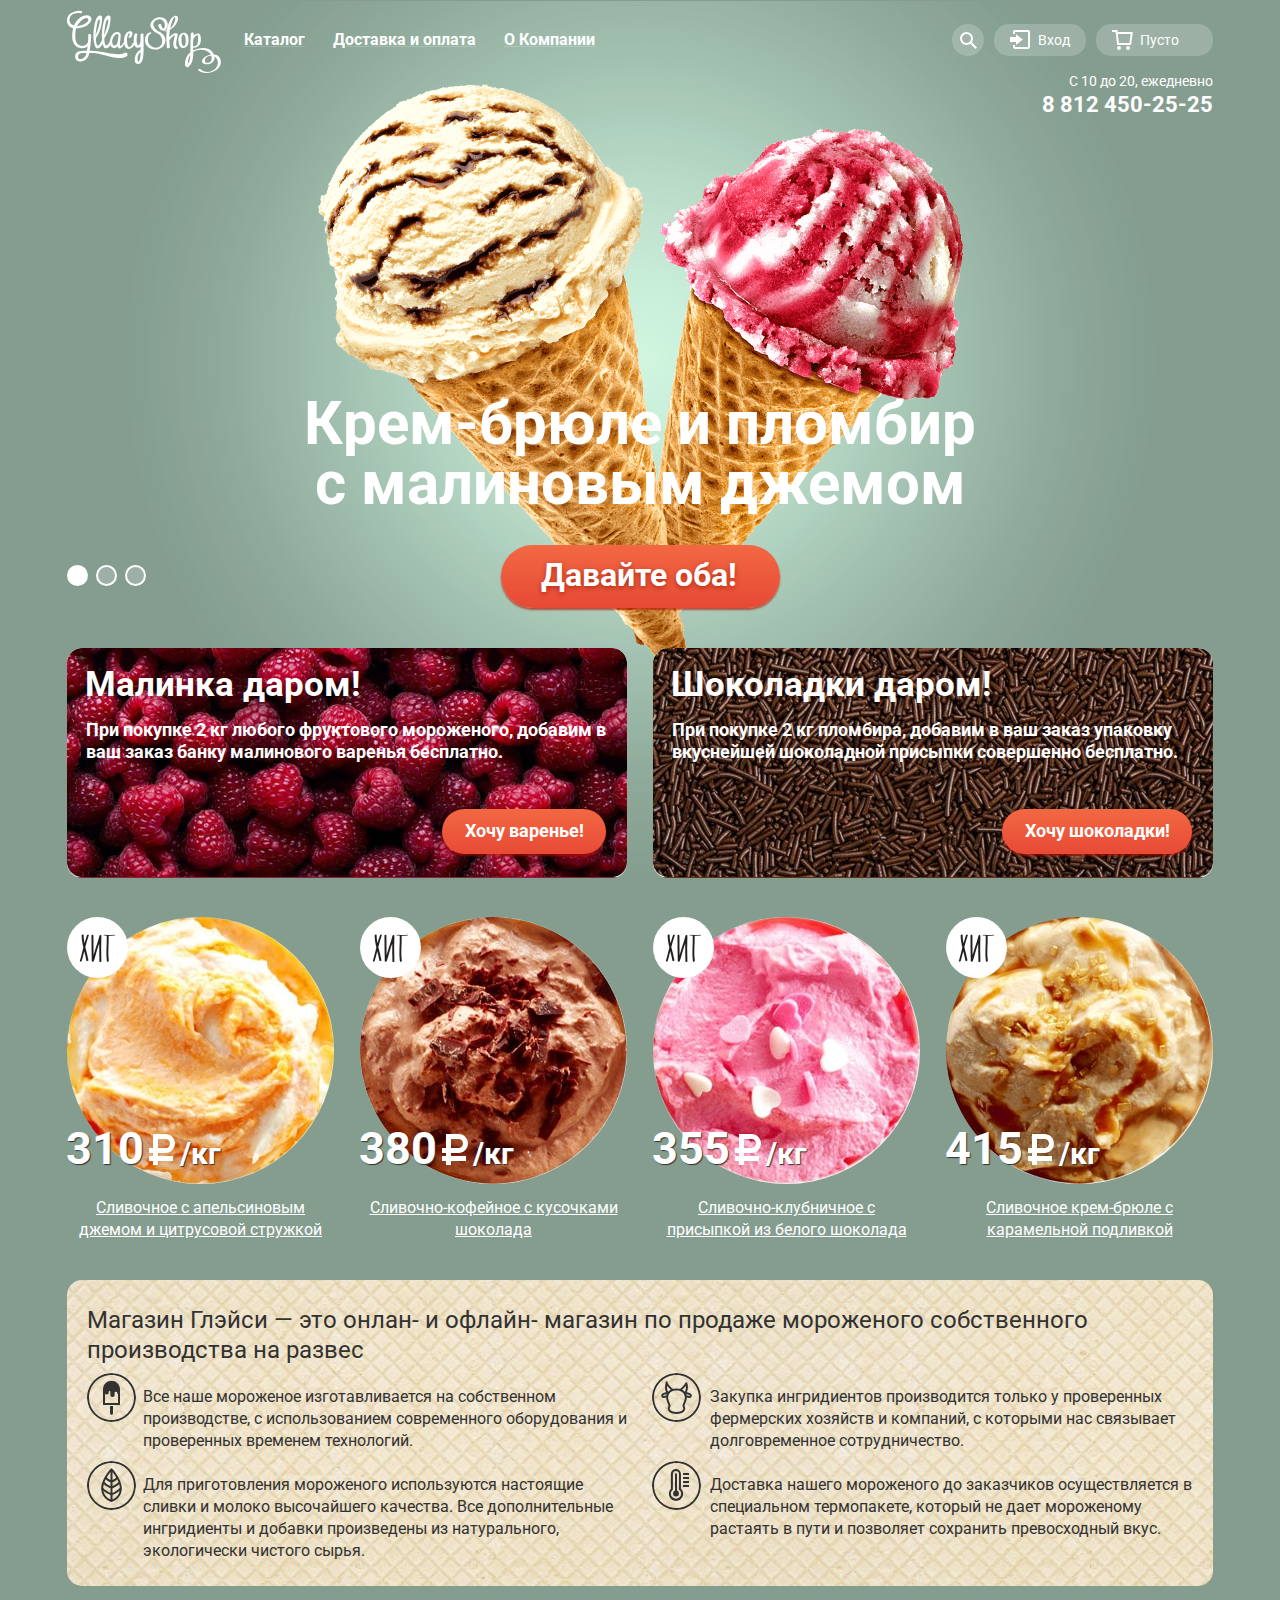
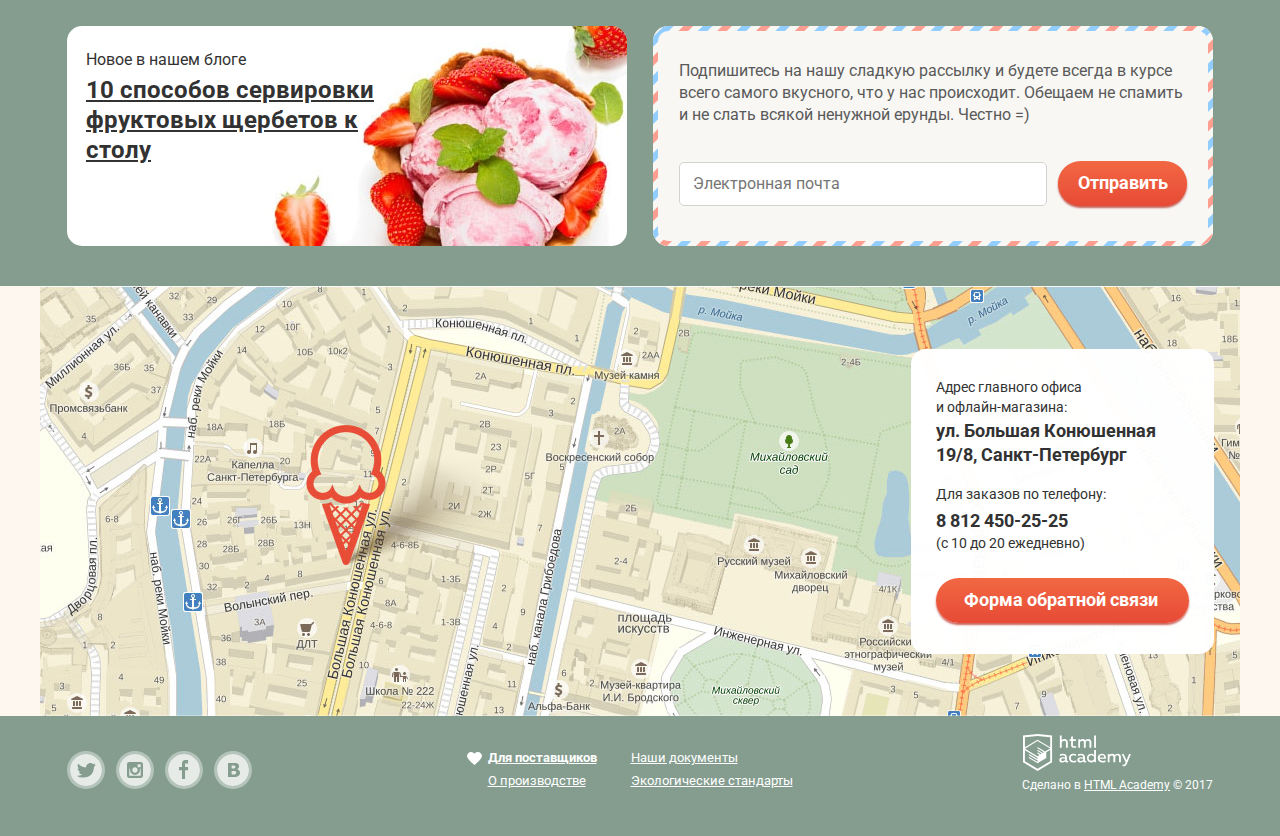
<file: index.html>
<!DOCTYPE html>
<html lang="ru">

<head>
  <meta charset="utf-8">
  <title>HTML Academy: Глейси</title>
  <link rel="stylesheet" href="https://fonts.googleapis.com/css?family=Roboto:400,700&amp;subset=cyrillic">
  <link rel="stylesheet" href="css/normalize.css">
  <link rel="stylesheet" href="css/style-min.css">
</head>

<body class="slide1-active">
  <header class="main-header">
    <div class="container">
      <img src="img/logo.svg" width="154" height="64" alt="Логотип магазина Глейси">
      <nav class="main-navigation">
        <ul class="site-navigation-list">
          <li class="site-navigation catalog"><a href="inner.html">Каталог</a>
            <ul class="catalog-dropdown">
              <li class="catalog-dropdown-link"><a href="#">Новинки</a></li>
              <li class="catalog-dropdown-link"><a href="inner.html">Сливочное</a></li>
              <li class="catalog-dropdown-link"><a href="#">Щербеты</a></li>
              <li class="catalog-dropdown-link"><a href="#">Фруктовый лёд</a></li>
              <li class="catalog-dropdown-link"><a href="#">Мелорин</a></li>
            </ul>
          </li>
          <li class="site-navigation"><a href="#">Доставка и оплата</a></li>
          <li class="site-navigation"><a href="#">О Компании</a></li>
        </ul>
      </nav>
      <div class="user-navigation">
        <ul class="user-navigation-list">
          <li class="search">
            <a href="#" aria-label="Поиск"></a>
            <form class="search-form" name="search-button" action="https://echo.htmlacademy.ru" method="post">
              <label class="visually-hidden" for="main-search">Поиск</label>
              <input type="search" name="search" id="main-search" placeholder="Что ищем?">
            </form>
          </li>
          <li class="login-link">
            <a class="login-link-dropdown" href="#">Вход</a>
            <form class="login-link-form" action="https://echo.htmlacademy.ru" method="post">
              <label for="login-link-email"></label>
              <input type="text" id="login-link-email" name="email" placeholder="Электронная почта">
              <label for="login-link-password"></label>
              <input type="password" id="login-link-password" name="password" placeholder="Пароль">
              <div class="login-link-wrapper">
                <input class="button" type="submit" value="Войти">
                <p>
                  <a href="#">Забыли пароль?</a>
                  <a href="#">Новая регистрация</a>
                </p>
              </div>
            </form>
          </li>
          <li class="cart"><a class="cart-icon" href="#" aria-label="Корзина">Пусто</a></li>
        </ul>
      </div>
      <div class="working-hours">
        <p>
          C 10 до 20, ежедневно
        </p>
        <span>
          8 812 450-25-25
        </span>
      </div>
    </div>
  </header>

  <main class="main-content">

    <h1 class="visually-hidden">Магазин Глейси</h1>

    <section class="slider">
      <div class="container">
        <h2 class="visually-hidden">Витрина</h2>
        <ul class="shop-window">
          <li class="slide slide1">
            <img src="img/background1.png" width="1045" height="881" alt="Крем-брюле и пломбир с малиновым джемом">
            <h2 class="ship-window-title">Крем-брюле и пломбир с малиновым джемом</h2>
            <p><a href="#" class="shop-window-button">Давайте оба!</a></p>
          </li>
          <li class="slide slide2">
            <img src="img/background2.png" width="1045" height="881" alt="Шоколадный пломбир и лимонный сорбет">
            <h2 class="ship-window-title">Шоколадный пломбир и лимонный сорбет</h2>
            <p><a href="#" class="shop-window-button">Давайте оба!</a></p>
          </li>
          <li class="slide slide3">
            <img src="img/background3.png" width="1045" height="881" alt="Пломбир с помадкой и клубничный щербет">
            <h2 class="ship-window-title">Пломбир с помадкой и клубничный щербет</h2>
            <p><a href="#" class="shop-window-button">Давайте оба!</a></p>
          </li>
        </ul>
        <div class="slide-radio">
          <button class="slide-btn slide-btn1 slide-btn-current">
            <span class="visually-hidden">Первый слайд</span>
          </button>
          <button class="slide-btn slide-btn2">
            <span class="visually-hidden">Второй слайд</span>
          </button>
          <button class="slide-btn slide-btn3">
            <span class="visually-hidden">Третий слайд</span>
          </button>
        </div>
      </div>
    </section>

    <section class="promo">
      <div class="container">
        <h2 class="visually-hidden">Акции</h2>
        <ul class="promo-items">
          <li class="promo-jam">
            <h3>Малинка даром!</h3>
            <p>При покупке 2 кг любого фруктового мороженого, добавим в ваш заказ банку малинового варенья бесплатно.</p>
            <a href="#" class="button">Хочу варенье!</a>
          </li>
          <li class="promo-chocolate">
            <h3>Шоколадки даром!</h3>
            <p>При покупке 2 кг пломбира, добавим в ваш заказ упаковку вкуснейшей шоколадной присыпки совершенно бесплатно.</p>
            <a href="#" class="button">Хочу шоколадки!</a>
          </li>
        </ul>
      </div>
    </section>

    <section class="popular-items">
      <div class="container">
        <h2 class="visually-hidden">Популярные товары</h2>
        <ul class="catalog-list">
          <li class="catalog-item hit">
            <div class="price-kg">
              <img src="img/item1.jpg" width="267" height="267" alt="Сливочное с апельсиновым джемом и цитрусовой стружкой">
              <p>310<span class="kg">/кг</span></p>
            </div>
            <a class="catalog-item-title" href="#">Сливочное с апельсиновым джемом и цитрусовой стружкой</a>
            <a class="button button-hidden" href="#">Быстрый просмотр</a>
          </li>
          <li class="catalog-item hit">
            <div class="price-kg">
              <img src="img/item2.jpg" width="267" height="267" alt="Сливочно-кофейное с кусочками шоколада">
              <p>380<span class="kg">/кг</span></p>
            </div>
            <a class="catalog-item-title" href="#">Сливочно-кофейное с кусочками шоколада</a>
            <a class="button button-hidden" href="#">Быстрый просмотр</a>
          </li>
          <li class="catalog-item hit">
            <div class="price-kg">
              <img src="img/item3.jpg" width="267" height="267" alt="Сливочно-клубничное с присыпкой из белого шоколада">
              <p>355<span class="kg">/кг</span></p>
            </div>
            <a class="catalog-item-title" href="#">Сливочно-клубничное с присыпкой из белого шоколада</a>
            <a class="button button-hidden" href="#">Быстрый просмотр</a>
          </li>
          <li class="catalog-item hit">
            <div class="price-kg">
              <img src="img/item4.jpg" width="267" height="267" alt="Сливочное крем-брюле с карамельной подливкой">
              <p>415<span class="kg">/кг</span></p>
            </div>
            <a class="catalog-item-title" href="#">Сливочное крем-брюле с карамельной подливкой</a>
            <a class="button button-hidden" href="#">Быстрый просмотр</a>
          </li>
        </ul>
      </div>
    </section>

    <div class="container">
      <article class="features">
        <h2 class="visually-hidden">Преимущества</h2>
        <p>Магазин Глэйси — это онлан- и офлайн- магазин по продаже мороженого собственного производства на развес</p>
        <ul>
          <li class="features-item">
            <p class="features-icon1">Все наше мороженое изготавливается на собственном производстве, с использованием современного оборудования и проверенных временем технологий.</p>
          </li>
          <li class="features-item">
            <p class="features-icon2">Закупка ингридиентов производится только у проверенных фермерских хозяйств и компаний, с которыми нас связывает долговременное сотрудничество.</p>
          </li>
          <li class="features-item">
            <p class="features-icon3">Для приготовления мороженого используются настоящие сливки и молоко высочайшего качества. Все дополнительные ингридиенты и добавки произведены из натурального, экологически чистого сырья.</p>
          </li>
          <li class="features-item">
            <p class="features-icon4">Доставка нашего мороженого до заказчиков осуществляется в специальном термопакете, который не дает мороженому растаять в пути и позволяет сохранить превосходный вкус.</p>
          </li>
        </ul>
      </article>
    </div>

    <div class="interactive-news container">
      <section class="blog">
        <div class="post-header">
          <p>Новое в нашем блоге</p>
        </div>
        <div class="post-content">
          <h3 class="visually-hidden">10 способов сервировки фруктовых щербетов к столу</h3>
          <p><a href="#">10 способов сервировки фруктовых щербетов к столу</a></p>
        </div>
      </section>

      <div class="mailing">
        <div class="mailing-form-wrapper">
          <h2 class="visually-hidden">Форма подписки на рассылку</h2>
          <p>Подпишитесь на нашу сладкую рассылку и будете всегда в курсе всего самого вкусного, что у нас происходит. Обещаем не спамить и не слать всякой ненужной ерунды. Честно =)</p>
          <form class="mailing-form" action="https://echo.htmlacademy.ru" method="post">
            <label class="visually-hidden" for="mailing-email">Подписка на рассылку</label>
            <input type="text" name="email" id="mailing-email" placeholder="Электронная почта">
            <input class="form-btn button" type="submit" value="Отправить">
          </form>
        </div>
      </div>
    </div>

    <div class="contacts">
      <iframe class="interactive-map" src="https://www.google.com/maps/embed?pb=!1m18!1m12!1m3!1d1998.5991043651586!2d30.320894616097!3d59.938794181876254!2m3!1f0!2f0!3f0!3m2!1i1024!2i768!4f13.1!3m3!1m2!1s0x4696310fca5ba729%3A0xea9c53d4493c879f!2z0JHQvtC70YzRiNCw0Y8g0JrQvtC90Y7RiNC10L3QvdCw0Y8g0YPQuy4sIDE5LCDQodCw0L3QutGCLdCf0LXRgtC10YDQsdGD0YDQsywgMTkxMTg2!5e0!3m2!1sru!2sru!4v1523093150662" width="1200" height="430" allowfullscreen></iframe>
      <div class="container">
        <h2 class="visually-hidden">Контакты</h2>
        <img class="map" src="img/map-with-marker.jpg" width="1200" height="430" alt="Как к нам добраться">
        <div class="contacts-form">
          <p>Адрес главного офиса и офлайн-магазина:</p>
          <span>ул. Большая Конюшенная 19/8, Санкт-Петербург</span>
          <p>Для заказов по телефону:</p>
          <span>8 812 450-25-25</span>
          <p>(с 10 до 20 ежедневно)</p>
          <a class="feedback-btn button" href="form.html">Форма обратной связи</a>
        </div>
      </div>
    </div>
    <div class="modal-form">
      <form name="feedback" action="https://echo.htmlacademy.ru" method="post">
        <div class="modal-wrapper">
          <p>Мы обязательно вам ответим!</p>
          <button class="modal-close-btn" type="button"><span class="visually-hidden">Закрыть окно обратной связи</span></button>
        </div>
        <label class="visually-hidden" for="feedback-name">Как вас зовут?</label>
        <input class="feedback-input" type="text" name="name-for-feedback" id="feedback-name" placeholder="Как вас зовут?">
        <label class="visually-hidden" for="feedback-email">Ваша почта для ответа</label>
        <input class="feedback-input" type="text" name="email-for-feedback" id="feedback-email" placeholder="Ваша  почта для ответа">
        <textarea name="feedback-textarea" rows="5" placeholder="Напишите что-нибудь..." aria-label="Поле ввода текста обратной связи"></textarea>
        <input class="button" type="submit" value="Отправить">
      </form>
    </div>
    <div class="modal-overlay"></div>
  </main>

  <footer class="main-footer">
    <div class="container">
      <div class="footer-social">
        <ul class="social-list">
          <li><a class="social-tw" href="#"><span class="visually-hidden">Твиттер</span></a></li>
          <li><a class="social-inst" href="#"><span class="visually-hidden">Инстаграм</span></a></li>
          <li><a class="social-fb" href="#"><span class="visually-hidden">Фейсбук</span></a></li>
          <li><a class="social-vk" href="#"><span class="visually-hidden">Вконтакте</span></a></li>
        </ul>
      </div>

      <div class="footer-info">
        <ul>
          <li><a href="#"><b>Для поставщиков</b></a></li>
          <li><a href="#">Наши документы</a></li>
          <li><a href="#">О производстве</a></li>
          <li><a href="#">Экологические стандарты</a></li>
        </ul>
      </div>
      <div class="footer-copyright">
        <p>
          Сделано в <a href="https://htmlacademy.ru">HTML Academy</a> © 2017
        </p>
      </div>
    </div>
  </footer>
  <script src="js/script-min.js"></script>
</body>

</html>
</file>
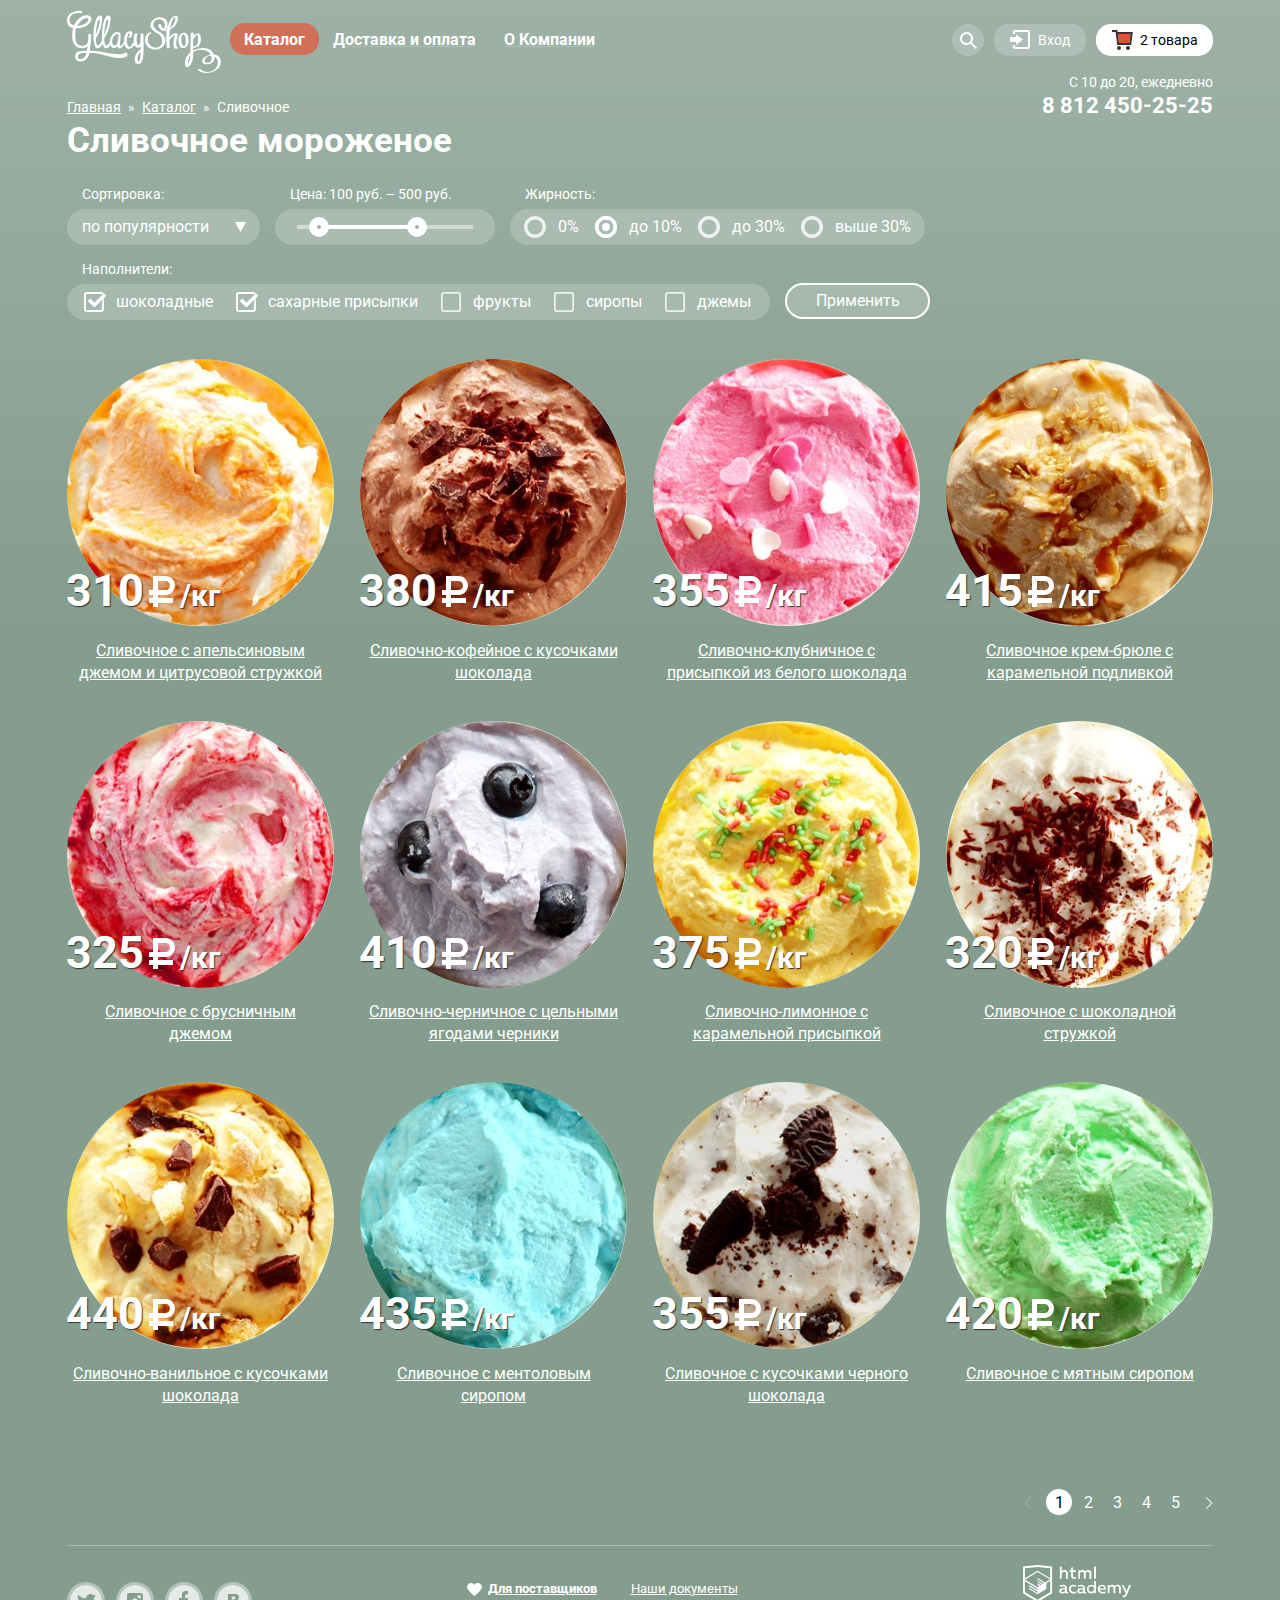
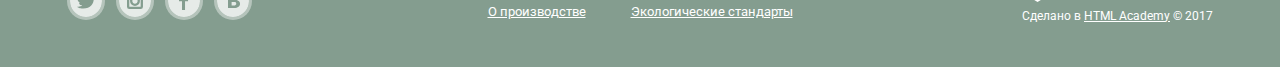
<file: inner.html>
<!DOCTYPE html>
<html lang="ru">

<head>
  <meta charset="utf-8">
  <title>Сливочное мороженое</title>
  <link rel="stylesheet" href="https://fonts.googleapis.com/css?family=Roboto:400,700&amp;subset=cyrillic">
  <link rel="stylesheet" href="css/normalize.css">
  <link rel="stylesheet" href="css/style-min.css">
</head>

<body class="backlight">
  <header class="main-header main-header-inside">
    <div class="container">
      <a class="main-heder-logo" href="index.html">
        <img src="img/logo.svg" width="154" height="64" alt="Логотип магазина Глейси">
      </a>
      <nav class="main-navigation">
        <ul class="site-navigation-list">
          <li class="site-navigation catalog"><a class="site-navigation-current" href="#">Каталог</a>
            <ul class="catalog-dropdown">
              <li class="catalog-dropdown-link"><a href="#">Новинки</a></li>
              <li class="catalog-dropdown-link catalog-dropdown-link-current"><a href="inner.html">Сливочное</a></li>
              <li class="catalog-dropdown-link"><a href="#">Щербеты</a></li>
              <li class="catalog-dropdown-link"><a href="#">Фруктовый лёд</a></li>
              <li class="catalog-dropdown-link"><a href="#">Мелорин</a></li>
            </ul>
          </li>
          <li class="site-navigation"><a href="#">Доставка и оплата</a></li>
          <li class="site-navigation"><a href="#">О Компании</a></li>
        </ul>
      </nav>
      <div class="user-navigation">
        <ul class="user-navigation-list">
          <li class="search">
            <a href="#" aria-label="Поиск"></a>
            <form class="search-form" name="search-button" action="https://echo.htmlacademy.ru" method="post">
              <label class="visually-hidden" for="main-search">Поиск</label>
              <input type="search" name="search" id="main-search" placeholder="Что ищем?">
            </form>
          </li>
          <li class="login-link">
            <a class="login-link-dropdown" href="#">Вход</a>
            <form class="login-link-form" action="https://echo.htmlacademy.ru" method="post">
              <label for="login-link-email"></label>
              <input type="text" id="login-link-email" name="email" placeholder="Электронная почта">
              <label for="login-link-password"></label>
              <input type="password" id="login-link-password" name="password" placeholder="Пароль">
              <div class="login-link-wrapper">
                <input class="button" type="submit" value="Войти">
                <p>
                  <a href="#">Забыли пароль?</a>
                  <a href="#">Новая регистрация</a>
                </p>
              </div>
            </form>
          </li>
          <li class="cart">
            <a class="cart-full" href="#">2 товара</a>
            <div class="cart-wrapper">
              <table class="cart-items">
                <tr class="visually-hidden">
                  <td>Удалить товар</td>
                  <td>Фото</td>
                  <td>Описание</td>
                  <td>Количество</td>
                  <td>Стоимость</td>
                </tr>
                <tr>
                  <td><button type="button"><span class="visually-hidden">Удалить из корзины</span></button></td>
                  <td class="cart-item1"></td>
                  <td>Пломбир с апельсиновым джемом</td>
                  <td>1,5 кг × <span>200руб</span></td>
                  <td>300 руб.</td>
                </tr>
                <tr>
                  <td><button type="button"><span class="visually-hidden">Удалить из корзины</span></button></td>
                  <td class="cart-item2"></td>
                  <td>Клубничный пломбир с присыпкой из белого шоколада</td>
                  <td>1,5 кг × <span>300руб</span></td>
                  <td>450 руб.</td>
                </tr>
              </table>
              <p>Итого: 750 руб.</p>
              <a class="button" href="#">Оформить заказ</a>
            </div>
          </li>
        </ul>
      </div>
      <div class="working-hours working-hours-wrapper">
        <p>
          C 10 до 20, ежедневно
        </p>
        <span>
          8 812 450-25-25
        </span>
      </div>
    </div>
  </header>

  <main class="main-content">
    <div class="container">
      <ul class="breadcrumbs">
        <li class="breadcrumbs-item"><a class="breadcrumbs-link" href="index.html">Главная</a><span>»</span></li>
        <li class="breadcrumbs-item"><a class="breadcrumbs-link" href="#">Каталог</a><span>»</span></li>
        <li class="breadcrumbs-item">Сливочное</li>
      </ul>
      <h1 class="page-title">Сливочное мороженое</h1>
    </div>


    <section class="sort">
      <div class="container">
        <h2 class="visually-hidden">Фильтр товаров</h2>
        <form class="sort-type-form" name="sort-type-form" action="https://echo.htmlacademy.ru" method="post">
          <div class="sorting">
            <label class="sort-type" for="sort-type-by">Сортировка:</label>
            <select id="sort-type-by" name="filters">
              <option value="sort-type-by-popular-items">по популярности</option>
              <option value="sort-type-by-cheap-items">сначала недорогие</option>
              <option value="sort-type-by-expensive-items">сначала дорогие</option>
              <option value="sort-type-by-fat-content-items">по жирности</option>
            </select>
          </div>
          <fieldset class="price-filter">
            <legend class="sort-type">Цена: 100 руб. – 500 руб.</legend>
            <div class="range-controls">
              <div class="scale">
                <div class="bar"></div>
              </div>
              <div class="toggle toggle-min" tabindex="0">
                <span class="visually-hidden">Выберите минимальную стоимость</span>
              </div>
              <div class="toggle toggle-max" tabindex="0">
                <span class="visually-hidden">Выберите максимальную стоимость</span>
              </div>
            </div>
          </fieldset>
          <fieldset class="sort-type-items">
            <legend class="sort-type">Жирность:</legend>
            <div class="radio-wrapper">
              <input class="visually-hidden radio-input" type="radio" name="fat-content-filter" id="fat-0pc" value="0pc">
              <label for="fat-0pc">0%</label>
              <input class="visually-hidden radio-input" type="radio" name="fat-content-filter" id="fat-up-to-10pc" value="up-to-10pc" checked>
              <label for="fat-up-to-10pc">до 10%</label>
              <input class="visually-hidden radio-input" type="radio" name="fat-content-filter" id="fat-up-to-30pc" value="up-to-30pc">
              <label for="fat-up-to-30pc">до 30%</label>
              <input class="visually-hidden radio-input" type="radio" name="fat-content-filter" id="fat-above-30pc" value="above-30pc">
              <label for="fat-above-30pc">выше 30%</label>
            </div>
          </fieldset>
          <fieldset class="sort-type-items">
            <legend class="sort-type">Наполнители:</legend>
            <div class="checkbox-wrapper">
              <input class="visually-hidden checkbox-input" type="checkbox" name="filling-filter" id="chocolate-filling" value="chocolate" checked>
              <label for="chocolate-filling">шоколадные </label>
              <input class="visually-hidden checkbox-input" type="checkbox" name="filling-filter" id="sugar-filling" value="sugar" checked>
              <label for="sugar-filling">сахарные присыпки</label>
              <input class="visually-hidden checkbox-input" type="checkbox" name="filling-filter" id="fruits-filling" value="fruit">
              <label for="fruits-filling">фрукты</label>
              <input class="visually-hidden checkbox-input" type="checkbox" name="filling-filter" id="syrup-filling" value="sirop">
              <label for="syrup-filling">сиропы</label>
              <input class="visually-hidden checkbox-input" type="checkbox" name="filling-filter" id="jam-filling" value="jam">
              <label for="jam-filling">джемы</label>
            </div>
          </fieldset>
          <button class="sort-type-btn" type="submit" value="Применить">Применить</button>
        </form>
      </div>
    </section>

    <section class="catalog">
      <div class="container">
        <h2 class="visually-hidden">Каталог мороженого</h2>
        <ul class="catalog-list">
          <li class="catalog-item">
            <div class="price-kg">
              <img src="img/item1.jpg" width="267" height="267" alt="Сливочное с апельсиновым джемом и цитрусовой стружкой">              
              <p>310<span class="kg">/кг</span></p>
            </div>
            <a class="catalog-item-title" href="#">Сливочное с апельсиновым джемом и цитрусовой стружкой</a>
            <a class="button button-hidden" href="#">Быстрый просмотр</a>
          </li>
          <li class="catalog-item">
            <div class="price-kg">
              <img src="img/item2.jpg" width="267" height="267" alt="Сливочно-кофейное с кусочками шоколада">
              <p>380<span class="kg">/кг</span></p>
            </div>
            <a class="catalog-item-title" href="#">Сливочно-кофейное с кусочками шоколада</a>
            <a class="button button-hidden" href="#">Быстрый просмотр</a>
          </li>
          <li class="catalog-item">
            <div class="price-kg">
              <img src="img/item3.jpg" width="267" height="267" alt="Сливочно-клубничное с присыпкой из белого шоколада">
              <p>355<span class="kg">/кг</span></p>
            </div>
            <a class="catalog-item-title" href="#">Сливочно-клубничное с присыпкой из белого шоколада</a>
            <a class="button button-hidden" href="#">Быстрый просмотр</a>
          </li>
          <li class="catalog-item">
            <div class="price-kg">
              <img src="img/item4.jpg" width="267" height="267" alt="Сливочное крем-брюле с карамельной подливкой">
              <p>415<span class="kg">/кг</span></p>
            </div>
            <a class="catalog-item-title" href="#">Сливочное крем-брюле с карамельной подливкой</a>
            <a class="button button-hidden" href="#">Быстрый просмотр</a>
          </li>
          <li class="catalog-item">
            <div class="price-kg">
              <img src="img/item5.jpg" width="267" height="267" alt="Сливочное с брусничным джемом">
              <p>325<span class="kg">/кг</span></p>
            </div>
            <a class="catalog-item-title" href="#">Сливочное с брусничным джемом</a>
            <a class="button button-hidden" href="#">Быстрый просмотр</a>
          </li>
          <li class="catalog-item">
            <div class="price-kg">
              <img src="img/item6.jpg" width="267" height="267" alt="Сливочно-черничное с цельными ягодами черники">
              <p>410<span class="kg">/кг</span></p>
            </div>
            <a class="catalog-item-title" href="#">Сливочно-черничное с цельными ягодами черники</a>
            <a class="button button-hidden" href="#">Быстрый просмотр</a>
           </li>
           <li class="catalog-item">
            <div class="price-kg">
              <img src="img/item7.jpg" width="267" height="267" alt="Сливочно-лимонное с карамельной присыпкой">
              <p>375<span class="kg">/кг</span></p>
            </div>
            <a class="catalog-item-title" href="#">Сливочно-лимонное с карамельной присыпкой</a>
            <a class="button button-hidden" href="#">Быстрый просмотр</a>
          </li>
          <li class="catalog-item">
            <div class="price-kg">
              <img src="img/item8.jpg" width="267" height="267" alt="Сливочное с шоколадной стружкой">
              <p>320<span class="kg">/кг</span></p>
            </div>
            <a class="catalog-item-title" href="#">Сливочное с шоколадной стружкой</a>
            <a class="button button-hidden" href="#">Быстрый просмотр</a>
          </li>
          <li class="catalog-item">
             <div class="price-kg">
              <img src="img/item9.jpg" width="267" height="267" alt="Сливочно-ванильное с кусочками шоколада">
              <p>440<span class="kg">/кг</span></p>
            </div>
            <a class="catalog-item-title" href="#">Сливочно-ванильное с кусочками шоколада</a>
            <a class="button button-hidden" href="#">Быстрый просмотр</a>
          </li>
          <li class="catalog-item">
            <div class="price-kg">
              <img src="img/item10.jpg" width="267" height="267" alt="Сливочное с ментоловым сиропом">
              <p>435<span class="kg">/кг</span></p>
            </div>
            <a class="catalog-item-title" href="#">Сливочное с ментоловым сиропом</a>
            <a class="button button-hidden" href="#">Быстрый просмотр</a>
          </li>
          <li class="catalog-item">
            <div class="price-kg">
              <img src="img/item11.jpg" width="267" height="267" alt="Сливочное с кусочками черного шоколада">
              <p>355<span class="kg">/кг</span></p>
            </div>
            <a class="catalog-item-title" href="#">Сливочное с кусочками черного шоколада</a>
            <a class="button button-hidden" href="#">Быстрый просмотр</a>
          </li>
          <li class="catalog-item">
            <div class="price-kg">
              <img src="img/item12.jpg" width="267" height="267" alt="Сливочное с мятным сиропом">
              <p>420<span class="kg">/кг</span></p>
            </div>
            <a class="catalog-item-title" href="#">Сливочное с мятным сиропом</a>
            <a class="button button-hidden" href="#">Быстрый просмотр</a>
          </li>
        </ul>
        <ul class="pagination-list">
          <li class="pagination-item prev"><a href="#"><span class="visually-hidden">Назад</span></a></li>
          <li class="pagination-item current"><a>1</a></li>
          <li class="pagination-item"><a href="#">2</a></li>
          <li class="pagination-item"><a href="#">3</a></li>
          <li class="pagination-item"><a href="#">4</a></li>
          <li class="pagination-item"><a href="#">5</a></li>
          <li class="pagination-item next"><a href="#"><span class="visually-hidden">Вперёд</span></a></li>
        </ul>
      </div>
    </section>
  </main>

  <footer class="main-footer">
    <div class="container">
      <div class="footer-social">
        <ul class="social-list">
          <li><a class="social-tw" href="#"><span class="visually-hidden">Твиттер</span></a></li>
          <li><a class="social-inst" href="#"><span class="visually-hidden">Инстаграм</span></a></li>
          <li><a class="social-fb" href="#"><span class="visually-hidden">Фейсбук</span></a></li>
          <li><a class="social-vk" href="#"><span class="visually-hidden">Вконтакте</span></a></li>
        </ul>
      </div>

      <div class="footer-info">
        <ul>
          <li><a href="#"><b>Для поставщиков</b></a></li>
          <li><a href="#">Наши документы</a></li>
          <li><a href="#">О производстве</a></li>
          <li><a href="#">Экологические стандарты</a></li>
        </ul>
      </div>
      <div class="footer-copyright">
        <p>
          Сделано в <a href="https://htmlacademy.ru">HTML Academy</a> © 2017
        </p>
      </div>
    </div>
  </footer>
</body>

</html>
</file>
<file: css/style-min.css>
html{-webkit-box-sizing:border-box;box-sizing:border-box}*,*::before,*::after{-webkit-box-sizing:inherit;box-sizing:inherit}body{margin:0;padding:0;font-family:"Roboto","Verdana",sans-serif;color:#323232;background-color:#849d8f;background-position:center}.visually-hidden{position:absolute;width:1px;height:1px;margin:-1px;border:0;padding:0;clip:rect(0 0 0 0);overflow:hidden}.site-navigation-list,.catalog-dropdown,.user-navigation-list,.promo-items,.features-item,.catalog-list,.slides-switches,.breadcrumbs,.pagination-list,.footer-social ul,.footer-info ul{list-style:none}.backlight{background-image:url(../img/backlight.png);background-repeat:repeat-x;background-position:0 0}.main-header{position:relative}.main-header .container{display:-webkit-box;display:-ms-flexbox;display:flex;-ms-flex-wrap:wrap;flex-wrap:wrap;position:relative;z-index:4;padding-top:10px}.main-header-inside .container{z-index:initial}.container{width:1200px;margin:0 auto;padding:0 27px}.main-navigation{position:relative;max-width:600px;z-index:10}.site-navigation-list{position:relative;display:-webkit-box;display:-ms-flexbox;display:flex;-ms-flex-wrap:wrap;flex-wrap:wrap;margin:13px 9px 0;padding:0}.site-navigation a{display:block;padding:8px 14px 8px;font-size:16px;line-height:18px;color:#fff;font-weight:700;-webkit-text-decoration-style:solid;text-decoration-style:solid;-webkit-text-decoration-color:rgba(255,255,255,.2);text-decoration-color:rgba(255,255,255,.2);-webkit-text-decoration-line:underline;text-decoration-line:underline}.site-navigation a:hover,.site-navigation a:focus{border-radius:15px;text-decoration:none;color:#333;background-color:#f7f6f3}.site-navigation a:active{color:#333;background-color:rgb(248,247,244);-webkit-box-shadow:inset 0 2px 1px 0 rgb(105,105,105);box-shadow:inset 0 2px 1px 0 rgb(105,105,105)}.site-navigation-list .site-navigation-current{height:32px;border-radius:15px;text-decoration:none;background-color:#d07058}.catalog:hover .catalog-dropdown,.catalog:focus .catalog-dropdown{display:block}.main-navigation .catalog-dropdown{display:none;position:absolute;top:38px;left:-6px;width:143px;padding:0;background-color:rgb(248,247,244);-webkit-box-shadow:0 20px 20px 0 rgba(0,0,0,.4);box-shadow:0 20px 20px 0 rgba(0,0,0,.4);border-radius:5px}.catalog-dropdown::before{content:"";position:absolute;top:-5px;left:7px;width:88px;height:5px;opacity:0}.catalog-dropdown a{display:block;margin:0;padding:5px 0 5px 20px;font-size:14px;line-height:16pt;font-weight:400;color:#323232;border-radius:0;text-decoration:none}.catalog-dropdown-link:first-of-type a{display:block;padding:8px 0 11px 20px;font-weight:700}.catalog-dropdown-link:nth-of-type(3) a{padding:2.2px 0 5px 20px}.catalog-dropdown-link:first-of-type a::before{content:"";position:absolute;top:39px;left:6px;width:128px;height:1px;background-color:#d1d0ce}.catalog-dropdown-link:nth-of-type(2) a{padding:6px 0 8px 20px}.catalog-dropdown-link:last-of-type a{padding:5px 0 11px 20px}.catalog-dropdown-link-current{background-color:#d07058}.catalog-dropdown-link-current a{color:#fff}.catalog-dropdown a:hover,.catalog-dropdown a:focus{background-color:rgb(251,222,215);border-radius:0;-webkit-box-shadow:none;box-shadow:none}.catalog-dropdown a:active{background-color:#f6b5a5;border-radius:0;-webkit-box-shadow:none;box-shadow:none}.catalog-dropdown-link:first-of-type a:hover,.catalog-dropdown-link:first-of-type a:focus,.catalog-dropdown-link:first-of-type a:active{border-radius:5px 5px 0 0}.catalog-dropdown-link:last-of-type a:hover,.catalog-dropdown-link:last-of-type a:focus,.catalog-dropdown-link:last-of-type a:active{border-radius:0 0 5px 5px}.user-navigation{margin-left:auto;position:relative;z-index:1}.user-navigation-list{display:-webkit-box;display:-ms-flexbox;display:flex;-ms-flex-wrap:wrap;flex-wrap:wrap;-webkit-box-pack:justify;-ms-flex-pack:justify;justify-content:space-between;padding:0;margin-top:14px}.user-navigation-list li{padding-left:10px}.user-navigation a{font-size:14px;line-height:16px;text-decoration:none;color:#fff}.search{position:relative}.search a{display:block;width:32px;height:32px;border-radius:50%;background-image:url(../img/loupe.svg);background-repeat:no-repeat;background-position:50% 50%}.search a::before{content:"";position:absolute;top:0;left:10px;width:32px;height:32px;border-radius:50%;background-color:rgb(255,255,255);opacity:.2}.search a:hover,.search a:focus{background-color:#f8f7f4;background-image:url(../img/loupe-black.svg);background-repeat:no-repeat;background-position:50% 50%}.search:hover form,.search:focus form,.search:active form{display:block}.search form{display:none;position:absolute;top:36px;right:0;width:341px;height:84px;padding:20px 15px;background-color:#f8f7f4;-webkit-box-shadow:0 20px 20px 0 rgba(0,0,0,.4);box-shadow:0 20px 20px 0 rgba(0,0,0,.4);border-radius:6px}.search form::before{content:"";position:absolute;top:-5px;right:0;width:30px;height:5px;opacity:0}.search-form input{display:block;width:309px;height:44px;padding:0 13px;border-radius:5px;border:1px solid #d3d3d2}.search-form input:hover{border:1px solid #c7c6c5;-webkit-box-shadow:0 0 0 1px #c7c6c5;box-shadow:0 0 0 1px #c7c6c5}.search-form input:focus{outline:none;border:1px solid #8fbdec;-webkit-box-shadow:0 0 0 1px #8fbdec;box-shadow:0 0 0 1px #8fbdec}.search-form input:active{border:none;border:1px solid #8fbdec;-webkit-box-shadow:0 0 0 1px #8fbdec;box-shadow:0 0 0 1px #8fbdec;color:#323232}.login-link{position:relative}.login-link .login-link-dropdown{display:block;position:relative;width:92px;height:32px;padding-left:44px;padding-top:8px;border-radius:15px}.login-link .login-link-dropdown::before{content:"";position:absolute;top:6px;left:16px;width:21px;height:20px;background-image:url(../img/entrance.svg);background-repeat:no-repeat;background-position:0 0}.login-link .login-link-dropdown::after{content:"";position:absolute;top:0;left:0;width:92px;height:32px;border-radius:15px;background-color:rgb(255,255,255);opacity:.2}.login-link .login-link-dropdown:hover,.login-link .login-link-dropdown:focus,.login-link .login-link-dropdown:active{color:#323232;background-color:#f8f7f4}.login-link .login-link-dropdown:hover::before,.login-link .login-link-dropdown:focus::before,.login-link .login-link-dropdown:active::before{background-image:url(../img/entrance-black.svg);background-repeat:no-repeat;background-position:0 0}.login-link:hover form,.login-link:focus form,.login-link:active form{display:block}.login-link-form{display:none;position:absolute;top:36px;right:-1px;width:277px;height:214px;padding:20px 17px 22px 19px;font-size:14px;line-height:24px;color:#999;background-color:#f8f7f4;-webkit-box-shadow:0 20px 20px 0 rgba(0,0,0,.4);box-shadow:0 20px 20px 0 rgba(0,0,0,.4);border-radius:6px}.login-link-form::before{content:"";position:absolute;top:-5px;right:0;width:100px;height:5px;opacity:0}.login-link-form input[type="text"],.login-link-form input[type="password"]{display:block;width:241px;height:44px;padding-left:14px;margin-bottom:20px;border-radius:5px;border:1px solid #d3d3d2}.login-link-form input[type="text"]:hover,.login-link-form input[type="password"]:hover{border:1px solid #c7c6c5;-webkit-box-shadow:0 0 0 1px #c7c6c5;box-shadow:0 0 0 1px #c7c6c5}.login-link-form input[type="text"]:active,.login-link-form input[type="password"]:active{border:none;border:1px solid #8fbdec;-webkit-box-shadow:0 0 0 1px #8fbdec;box-shadow:0 0 0 1px #8fbdec;color:#323232}.login-link-form input[type="text"]:focus,.login-link-form input[type="password"]:focus{outline:none;border:1px solid #8fbdec;-webkit-box-shadow:0 0 0 1px #8fbdec;box-shadow:0 0 0 1px #8fbdec}.login-link-wrapper{display:-webkit-box;display:-ms-flexbox;display:flex;-ms-flex-wrap:wrap;flex-wrap:wrap;-webkit-box-pack:justify;-ms-flex-pack:justify;justify-content:space-between}.login-link-wrapper p{display:block;margin:0;padding:0}.login-link-wrapper input[type="submit"]{width:100px;height:44px;border:none}.login-link-wrapper a{display:block;font-size:13px;line-height:20px;color:#323232;text-decoration:underline}.login-link-wrapper a:hover,.login-link-wrapper a:focus,.login-link-wrapper a:active{color:#e84d37}.cart{position:relative}.cart .cart-icon,.cart .cart-full{display:block;position:relative;width:117px;min-height:32px;padding-top:8px;padding-left:44px;border-radius:15px}.cart .cart-icon::before{content:"";position:absolute;top:6px;left:16px;width:21px;height:20px;background-image:url(../img/basket.svg);background-repeat:no-repeat;background-position:0 0}.cart .cart-icon::after{content:"";position:absolute;top:0;left:0;width:117px;height:32px;border-radius:15px;background-color:rgb(255,255,255);opacity:.2}.cart .cart-full{color:#000;background-color:#fff}.cart .cart-full::before{content:"";position:absolute;top:6px;left:16px;width:21px;height:20px;background-image:url(../img/basket-red.svg);background-repeat:no-repeat;background-position:0 0}.cart:hover .cart-wrapper,.cart:focus .cart-wrapper,.cart:active .cart-wrapper{display:block}.cart-wrapper{display:none;position:absolute;top:36px;right:-1px;width:540px;height:242px;padding:17px 11px 20px 14px;background-color:#f8f7f4;-webkit-box-shadow:0 20px 20px 0 rgba(0,0,0,.4);box-shadow:0 20px 20px 0 rgba(0,0,0,.4);border-radius:5px}.cart-wrapper::before{content:"";position:absolute;top:-5px;right:0;width:120px;height:5px;opacity:0}.cart-items{border-bottom:1px solid #cacac7;width:509px}.cart-items tr{display:-webkit-box;display:-ms-flexbox;display:flex;-ms-flex-wrap:wrap;flex-wrap:wrap;-webkit-box-pack:justify;-ms-flex-pack:justify;justify-content:space-between;margin-bottom:20px}.cart-items tr:last-of-type{margin-bottom:14px}.cart-items td{font-size:13px;line-height:16px;color:#323232;padding:10px 0 0 0}.cart-items button{width:11px;height:11px;padding:11px 0;background:none;border:0;background-image:url(../img/cross-small.svg);background-repeat:no-repeat;background-position:0 0}.cart-item1{width:33px;height:33px;margin-left:-17px;margin-top:1px;border-radius:50%;background-image:url(../img/cart-item1.jpg);background-repeat:no-repeat;background-position:0 0}.cart-item2{width:33px;height:33px;margin-left:-17px;margin-top:1px;border-radius:50%;background-image:url(../img/cart-item2.jpg);background-repeat:no-repeat;background-position:0 0}.cart-items td:nth-of-type(3){display:block;margin-left:-18px;width:219px}.cart-items span{color:#999}.cart-items td:last-of-type{padding-right:18px}.cart-wrapper p{margin:14px 0 14px 406px;font-weight:700;font-size:15px;line-height:18px;color:#323232}.cart-wrapper .button{width:180px;min-height:44px;padding:9px 0 12px;text-align:center;margin-left:333px;font-size:18px;line-height:24px;font-weight:700}.working-hours{padding-top:16px;width:200px;min-height:45px;margin-left:948px;margin-top:-20px;text-align:right}.working-hours-wrapper{margin-top:-23px}.working-hours p{margin:0;margin-bottom:1px;padding:3px 0;font-size:14px;line-height:16px;font-weight:400;letter-spacing:normal;color:#fff}.working-hours span{padding-left:1px;font-size:22px;line-height:24px;font-weight:700;color:#fff}.slider{z-index:3;margin-top:-116px}.slider .container{position:relative}.shop-window{list-style:none;padding:0;margin:0}.shop-window li{position:relative}.slide{display:none}.slide1-active{background-color:#849d8f}.slide1-active .slide1{display:block}.slide2-active{background-color:#8996a6}.slide2-active .slide2{display:block}.slide3-active{background-color:#9d8b84}.slide3-active .slide3{display:block}.shop-window img{position:absolute;top:0;left:50.5px}.shop-window h2{position:relative;width:700px;margin:0 223px;padding:393px 0 0;text-align:center;font-size:60px;line-height:60.35px;font-weight:700;color:#fff;z-index:3}.shop-window p{margin:30px 434px 40px}.shop-window-button{display:block;position:relative;width:279px;min-height:63px;border-radius:50px;padding:8px 40px 11px;font-size:32px;line-height:44px;font-weight:700;color:#fff;text-decoration:none;text-shadow:0 2px 5px rgba(160,32,11,.76);background:#f26843;background:-webkit-gradient(linear,left top,left bottom,from(#f26843),to(#e74a35));background:-webkit-linear-gradient(top,#f26843 0%,#e74a35 100%);background:-o-linear-gradient(top,#f26843 0%,#e74a35 100%);background:linear-gradient(to bottom,#f26843 0%,#e74a35 100%);-webkit-box-shadow:0 2px 2px rgba(172,16,0,.64);box-shadow:0 2px 2px rgba(172,16,0,.64);cursor:pointer}.shop-window-button:hover,.shop-window-button:focus{background:-webkit-gradient(linear,left top,left bottom,from(#f58669),to(#ec6f5e));background:-webkit-linear-gradient(top,#f58669 0%,#ec6f5e 100%);background:-o-linear-gradient(top,#f58669 0%,#ec6f5e 100%);background:linear-gradient(to bottom,#f58669 0%,#ec6f5e 100%);-webkit-box-shadow:0 2px 2px rgba(172,16,0,1);box-shadow:0 2px 2px rgba(172,16,0,1)}.shop-window-button:active{background:-webkit-gradient(linear,left top,left bottom,from(#d84732),to(#e1613e));background:-webkit-linear-gradient(top,#d84732 0%,#e1613e 100%);background:-o-linear-gradient(top,#d84732 0%,#e1613e 100%);background:linear-gradient(to bottom,#d84732 0%,#e1613e 100%);-webkit-box-shadow:inset 0 2px 2px rgba(172,16,0,1);box-shadow:inset 0 2px 2px rgba(172,16,0,1)}.slide-radio{position:absolute;bottom:22px;left:27px;z-index:3;display:-webkit-box;display:-ms-flexbox;display:flex;-ms-flex-wrap:wrap;flex-wrap:wrap;-webkit-box-pack:justify;-ms-flex-pack:justify;justify-content:space-between;width:79px}.slide-btn{height:21px;width:21px;color:transparent;border:2px solid #fff;border-radius:50%;background-color:rgba(255,255,255,.2)}.slide-btn-current{background-color:#fff}.slide-btn:hover{background-color:#b2c1b7;cursor:pointer}.slide-btn:active,.slide-btn:focus{background-color:#fff;cursor:pointer}.promo{position:relative;z-index:3}.promo-items{display:-webkit-box;display:-ms-flexbox;display:flex;-webkit-box-align:start;-ms-flex-align:start;align-items:flex-start;margin:0 0 39px;padding:0}.promo-items li{width:562px;min-height:230px;padding:16px 18px}.promo-items li:first-of-type{margin-right:26px}.promo-items h3{margin:0;font-size:35px;line-height:41px;font-weight:700;color:#fff}.promo-items p{display:block;margin-top:14px;margin-left:1px;padding-bottom:50px;font-size:18px;line-height:22px;font-weight:700;color:#fff}.promo-items .button{position:absolute;bottom:24px;right:21px;padding:10px 22.5px 11px}.button{display:block;min-height:45px;border-radius:25px;font-size:18px;line-height:24px;font-weight:700;color:#fff;text-decoration:none;background-image:-webkit-gradient(linear,left bottom,left top,from(rgb(231,74,53)),to(rgb(242,104,67)));background-image:-webkit-linear-gradient(bottom,rgb(231,74,53) 0%,rgb(242,104,67) 100%);background-image:-o-linear-gradient(bottom,rgb(231,74,53) 0%,rgb(242,104,67) 100%);background-image:linear-gradient(0deg,rgb(231,74,53) 0%,rgb(242,104,67) 100%);-webkit-box-shadow:0 2px 2px 0 rgba(172,16,0,.64);box-shadow:0 2px 2px 0 rgba(172,16,0,.64)}.button:hover,.button:focus{background:-webkit-gradient(linear,left top,left bottom,from(#f58669),to(#ec6f5e));background:-webkit-linear-gradient(top,#f58669 0%,#ec6f5e 100%);background:-o-linear-gradient(top,#f58669 0%,#ec6f5e 100%);background:linear-gradient(to bottom,#f58669 0%,#ec6f5e 100%);-webkit-box-shadow:0 2px 2px rgba(172,16,0,1);box-shadow:0 2px 2px rgba(172,16,0,1)}.button:active{background-image:-webkit-gradient(linear,left top,right top,from(rgb(242,104,67)),to(rgb(231,74,53)));background-image:-webkit-linear-gradient(left,rgb(242,104,67) 0%,rgb(231,74,53) 100%);background-image:-o-linear-gradient(left,rgb(242,104,67) 0%,rgb(231,74,53) 100%);background-image:linear-gradient(90deg,rgb(242,104,67) 0%,rgb(231,74,53) 100%);-webkit-box-shadow:inset 0 2px 2px 0 rgba(148,39,24,.004);box-shadow:inset 0 2px 2px 0 rgba(148,39,24,.004)}.promo-jam{position:relative;background-color:#82263f;background-image:url(../img/jam.jpg);background-repeat:no-repeat;border-radius:15px}.promo-chocolate{position:relative;background-color:#5c351c;background-image:url(../img/chocolate.jpg);background-repeat:no-repeat;border-radius:15px}.catalog-list{display:-webkit-box;display:-ms-flexbox;display:flex;-ms-flex-wrap:wrap;flex-wrap:wrap;-webkit-box-pack:justify;-ms-flex-pack:justify;justify-content:space-between;margin:0;padding:0}.catalog-item{position:relative;width:267px;min-height:270px;margin-bottom:37px}.catalog-item img{border-radius:50%}.price-kg{position:relative}.price-kg p{position:absolute;top:209px;left:-1px;margin:0;font-size:45px;line-height:45px;font-weight:700;color:#fff;text-shadow:1px 1px 1px #323232}.price-kg p::before{content:"";width:31px;height:36px;position:absolute;top:6px;left:81px;background-image:url(../img/ruble.svg);background-repeat:no-repeat;background-position:0 0}.hit::before{content:"";width:61px;height:61px;position:absolute;top:0;left:0;background-image:url(../img/hit.svg);background-repeat:no-repeat;background-position:0 0;z-index:1}.price-kg span{padding-left:36px;font-size:30px;line-height:45px;font-weight:700;color:#fff}.catalog-item-title{position:relative;display:block;margin-top:9px;padding:0 6px;text-align:center;font-size:16px;line-height:22px;color:#fff;z-index:3}.catalog-item-title:hover,.catalog-item-title:focus,.catalog-item-title:active{color:#ffbc9e}.button-hidden{display:none;position:absolute;top:103%;left:33px;width:200px;min-height:44px;padding:10px 15px 12px}.catalog-item:hover .button-hidden{display:block;z-index:2}.catalog-item:hover::after{content:"";display:block;position:absolute;top:-6px;left:-13px;width:109.7%;height:124.6%;border-radius:5px;background-color:rgb(248,247,244);opacity:.2;-webkit-box-shadow:0 20px 20px 0 rgba(0,0,0,.4);box-shadow:0 20px 20px 0 rgba(0,0,0,.4);z-index:0}.features{padding:25px 17px 15px 20px;margin-top:2px;margin-bottom:40px;background-image:url(../img/waffle.jpg);background-repeat:repeat;border-radius:15px}.features p{padding:0;padding-bottom:8px;margin:0;font-size:24px;line-height:30px;color:#323232}.features ul{display:-webkit-box;display:-ms-flexbox;display:flex;-ms-flex-wrap:wrap;flex-wrap:wrap;padding:0;margin:0}.features-item{position:relative;padding-left:56px;margin-bottom:1px}.features-item p{width:486px;min-height:70px;padding-top:13px;font-size:16px;line-height:22px;color:#323232}.features-item:not(:nth-of-type(2n)){margin-right:23px}.features-item:nth-of-type(2n){padding-left:58px}.features-icon1::before{content:"";width:49px;height:49px;position:absolute;top:0;left:0;border-radius:50%;background-image:url(../img/ice-cream.svg);background-repeat:no-repeat;background-position:0 0}.features-icon2::before{content:"";width:49px;height:49px;position:absolute;top:0;left:0;border-radius:50%;background-image:url(../img/cow.svg);background-repeat:no-repeat;background-position:0 0}.features-icon3::before{content:"";width:49px;height:49px;position:absolute;top:0;left:0;border-radius:50%;background-image:url(../img/eco.svg);background-repeat:no-repeat;background-position:0 0}.features-icon4::before{content:"";width:49px;height:49px;position:absolute;top:0;left:0;border-radius:50%;background-image:url(../img/thermometer.svg);background-repeat:no-repeat;background-position:0 0}.interactive-news{display:-webkit-box;display:-ms-flexbox;display:flex;-webkit-box-align:start;-ms-flex-align:start;align-items:flex-start;margin-bottom:40px}.blog{width:560px;min-height:220px;padding:23px 250px 0 19px;margin:0 26px 0 0;border-radius:15px;background-color:#fff;background-image:url(../img/strawberry.jpg);background-repeat:no-repeat}.post-header p{font-size:16px;line-height:22px;color:#323232;margin:0;margin-bottom:4px;padding:0}.post-content p{margin:0;padding:0}.post-content a{font-size:24px;line-height:30px;color:#323232;font-weight:700}.post-content a:hover,.post-content a:focus,.post-content a:active{color:#e84d37}.mailing{width:560px;padding:0;margin:0;background-image:url(../img/bg-post.svg);background-repeat:no-repeat;background-position:center center;background-size:cover;border-radius:10px}.mailing-form-wrapper{width:550px;min-height:210px;background-color:rgb(248,247,244);margin:5px;padding:29px 21px 28px;border-radius:10px}.mailing p{width:510px;min-height:63px;margin:0;margin-bottom:35px;font-size:16px;line-height:22px;color:#5a5a5a}.mailing-form{font-size:16px;line-height:24px;color:#999}.mailing-form input{display:inline-block;vertical-align:baseline}.mailing-form input[type="text"]{width:368px;min-height:44px;margin-right:7px;padding-left:13px;border-radius:5px;border:1px solid #d3d3d2}.mailing-form input[type="text"]:hover,.mailing-form input[type="text"]:focus{border:1px solid #c7c6c5;-webkit-box-shadow:0 0 0 1px #c7c6c5;box-shadow:0 0 0 1px #c7c6c5}.mailing-form input[type="text"]:active{border:1px solid #8fbdec;-webkit-box-shadow:0 0 0 1px #8fbdec;box-shadow:0 0 0 1px #8fbdec;color:#323232}.form-btn{width:129px;padding:8px 16px 10px;border-style:none}.contacts{position:relative;background-color:#fef7ef}.interactive-map{position:absolute;width:100%;border:none;z-index:2}.contacts .container{position:relative;margin-bottom:35px;padding:0}.map{display:block;margin:0 auto;background-color:#f7f1d9}.contacts-form{position:absolute;top:63px;right:26px;width:303px;min-height:305px;padding:28px 25px;background-color:rgba(255,255,255,.98);border-radius:15px;z-index:3}.contacts-form p{margin:0;width:180px;font-size:14px;line-height:20px;color:#323232}.contacts-form span{width:225px;font-size:18px;line-height:24px;font-weight:700;color:#323232}.contacts-form p:first-of-type{display:block;width:152px;padding:0;margin-bottom:2px}.contacts-form span:first-of-type{display:block;margin-bottom:17px}.contacts-form p:nth-of-type(2){margin-bottom:5px}.contacts-form .button{margin-top:25px;padding:10px 24px 9px 28px}.modal-form{display:none;position:fixed;top:20%;left:50%;width:477px;min-height:442px;margin-left:-237px;padding:17px 24px;background-color:#f8f7f4;border-radius:10px;z-index:5}.modal-wrapper{display:-webkit-box;display:-ms-flexbox;display:flex;-webkit-box-pack:justify;-ms-flex-pack:justify;justify-content:space-between;margin-bottom:20px}.modal-wrapper p{padding:0;margin:0;font-size:24px;line-height:28px;color:#323232}.modal-wrapper .modal-close-btn{width:18px;height:17px;margin-right:-8px;background:none;border:0;background-image:url(../img/cross-big.svg);background-repeat:no-repeat;background-position:0 0}.feedback-input{width:267px;min-height:44px;margin-bottom:20px;padding-left:13px;border-radius:5px;border:1px solid #d3d3d2}.modal-form textarea{width:428px;min-height:155px;margin-bottom:22px;padding-top:14px;padding-left:13px;color:#323232;border-radius:5px;border:1px solid #d3d3d2}.feedback-input:hover,.modal-form textarea:hover{border:1px solid #c7c6c5;-webkit-box-shadow:0 0 0 1px #c7c6c5;box-shadow:0 0 0 1px #c7c6c5}.feedback-input:active,.modal-form textarea:active{border:1px solid #8fbdec;-webkit-box-shadow:0 0 0 1px #8fbdec;box-shadow:0 0 0 1px #8fbdec;color:#323232}.feedback-input:focus,.modal-form textarea:focus{outline:none;border:1px solid #8fbdec;-webkit-box-shadow:0 0 0 1px #8fbdec;box-shadow:0 0 0 1px #8fbdec}.modal-form .button{width:139px;padding:7px 23px 8px;margin-left:290px;border:none}.modal-overlay{display:none;position:fixed;top:0;left:0;width:100%;height:100%;background-color:rgba(0,0,0,.5);z-index:4}@-webkit-keyframes modal{0%{-webkit-transform:translateY(-2000px);transform:translateY(-2000px)}70%{-webkit-transform:translateY(30px);transform:translateY(30px)}90%{-webkit-transform:translateY(-10px);transform:translateY(-10px)}100%{-webkit-transform:translateY(0);transform:translateY(0)}}@keyframes modal{0%{-webkit-transform:translateY(-2000px);transform:translateY(-2000px)}70%{-webkit-transform:translateY(30px);transform:translateY(30px)}90%{-webkit-transform:translateY(-10px);transform:translateY(-10px)}100%{-webkit-transform:translateY(0);transform:translateY(0)}}.modal-show{display:block;-webkit-animation-name:modal;animation-name:modal;-webkit-animation-duration:0.6s;animation-duration:0.6s}@-webkit-keyframes shake{0%,100%{-webkit-transform:translateX(0);transform:translateX(0)}10%,30%,50%,70%,90%{-webkit-transform:translateX(-10px);transform:translateX(-10px)}20%,40%,60%,80%{-webkit-transform:translateX(10px);transform:translateX(10px)}}@keyframes shake{0%,100%{-webkit-transform:translateX(0);transform:translateX(0)}10%,30%,50%,70%,90%{-webkit-transform:translateX(-10px);transform:translateX(-10px)}20%,40%,60%,80%{-webkit-transform:translateX(10px);transform:translateX(10px)}}.modal-error{-webkit-animation-name:shake;animation-name:shake;-webkit-animation-duration:0.6s;animation-duration:0.6s}.modal-form .modal-error-border,.modal-form .modal-error-border:hover,.modal-form .modal-error-border:focus,.feedback-input .modal-error-border:hover,.feedback-input .modal-error-border:focus{box-shadow:0 0 0 2px #e84e37}.overlay-show{display:block}.main-footer p,.main-footer a{font-size:12px;line-height:18px;color:#fff}.main-footer .container{display:-webkit-box;display:-ms-flexbox;display:flex;-ms-flex-wrap:wrap;flex-wrap:wrap;-webkit-box-pack:justify;-ms-flex-pack:justify;justify-content:space-between;margin:0 auto 30px;padding:0 27px}.social-list{width:185px;display:-webkit-box;display:-ms-flexbox;display:flex;-ms-flex-wrap:wrap;flex-wrap:wrap;-webkit-box-pack:justify;-ms-flex-pack:justify;justify-content:space-between;padding:0;margin:0;margin-right:41px}.social-list a{display:block;width:38px;height:38px;opacity:.8;border:3px solid rgba(255,255,255,.5);border-radius:50%}.social-list a:hover,.social-list a:focus{opacity:1}.social-list a:active{opacity:.7}.social-tw{background-image:url(../img/twitter.svg);background-repeat:no-repeat;background-position:0 0}.social-inst{background-image:url(../img/instagram.svg);background-repeat:no-repeat;background-position:0 0}.social-fb{background-image:url(../img/fb.svg);background-repeat:no-repeat;background-position:0 0}.social-vk{background-image:url(../img/vk.svg);background-repeat:no-repeat;background-position:0 0}.footer-info{margin-top:-3px}.footer-info ul{width:340px;display:-webkit-box;display:-ms-flexbox;display:flex;-ms-flex-wrap:wrap;flex-wrap:wrap;-webkit-box-pack:start;-ms-flex-pack:start;justify-content:flex-start;-ms-flex-line-pack:start;align-content:flex-start;position:relative;margin:0;padding:0}.footer-info li{width:143px;padding-bottom:4px}.footer-info li:last-of-type{width:165px}.footer-info li:first-of-type::before{content:"";width:15px;height:13px;position:absolute;top:4px;left:-21px;background-image:url(../img/heart.svg);background-repeat:no-repeat;background-position:0 0}.footer-info a{font-size:13px;line-height:18px;color:#fff}.footer-info a:hover,.footer-info a:focus,.footer-copyright a:hover,.footer-copyright a:focus{color:#ffbc9e}.footer-copyright p{position:relative;margin-top:25px}.footer-copyright a::before{content:"";width:108px;height:45px;position:absolute;left:1px;bottom:15px;background-image:url(../img/logo-htmlacademy.svg);background-repeat:no-repeat;background-position:0 0}.breadcrumbs{display:-webkit-box;display:-ms-flexbox;display:flex;-ms-flex-wrap:wrap;flex-wrap:wrap;padding:0;margin-top:-19px;margin-bottom:5px}.breadcrumbs li,.breadcrumbs-link{font-size:14px;line-height:16px;color:#fff;z-index:5}.breadcrumbs-item span{display:inline-block;vertical-align:baseline;margin:0 7px;text-decoration:none}.breadcrumbs-link:hover,.breadcrumbs-link:focus,.breadcrumbs-link:active{color:#ffbc9e}.main-content h1{margin:0 0 19px 0;font-size:35px;line-height:41px;color:#fff;font-weight:700}.sort .container{margin-bottom:29px}.sort-type{font-size:14px;line-height:16px;color:#fff}.sort-type-form{display:-webkit-box;display:-ms-flexbox;display:flex;-ms-flex-wrap:wrap;flex-wrap:wrap;-webkit-box-align:start;-ms-flex-align:start;align-items:flex-start}.sorting{width:193px;display:-webkit-box;display:-ms-flexbox;display:flex;-webkit-box-orient:vertical;-webkit-box-direction:normal;-ms-flex-direction:column;flex-direction:column;margin:0 15px 0 0}.sorting label{padding:6px 0 7px 15px}.sorting select{position:relative;width:193px;min-height:36px;padding-left:15px;-webkit-appearance:none;border:none;border-radius:20px;background-color:rgba(255,255,255,.2);color:#fff;background-image:url(../img/icon-down-dir-white.svg);background-repeat:no-repeat;background-position:168px 13px}.sorting select:hover{color:#323232;background-image:url(../img/icon-down-dir-black.svg);background-repeat:no-repeat;background-position:165px 14px}.price-filter{width:220px;border:none;padding:0;margin:0 15px 10px 0}.price-filter legend{padding:6px 0 7px 15px}.range-controls{position:relative;width:220px;min-height:36px;padding:16px 22px;border-radius:20px;background-color:rgba(255,255,255,.2)}.range-controls .scale{width:176px;height:4px;background-color:#d1dad3}.scale .bar{width:115px;height:4px;margin-left:15px;background-color:#fff}.range-controls .toggle{position:absolute;top:8px;width:20px;height:21px;padding:0;background-image:url(../img/filter-button.svg);background-repeat:no-repeat;background-position:0 0;cursor:pointer}.toggle-min{left:34px}.toggle-max{left:132px}.sort-type-items{margin:0 15px 10px 0;padding:0;border:none}.sort-type-items legend{padding:6px 0 7px 15px}.radio-wrapper{display:-webkit-box;display:-ms-flexbox;display:flex;-ms-flex-wrap:wrap;flex-wrap:wrap;-webkit-box-pack:justify;-ms-flex-pack:justify;justify-content:space-between;width:415px;min-height:36px;padding:10px 16px;border-radius:20px;background-color:rgba(255,255,255,.2);padding:7px 14px}.radio-wrapper label{position:relative;padding-left:34px;padding-top:2px}.radio-wrapper label::before{content:'';position:absolute;top:0;left:0;height:23px;width:23px;background-image:url(../img/radio-off.svg);background-repeat:no-repeat;background-position:0 0;opacity:.8}.radio-input:checked + label::after{content:'';position:absolute;top:0;left:0;height:23px;width:23px;background-image:url(../img/radio-on.svg);background-repeat:no-repeat;background-position:0 0;opacity:1}.radio-input:hover + label::before{opacity:1}.radio-input:hover + label{color:#fff}.radio-input:focus + label::before{outline:4px solid #8fbdec}.radio-input:disabled + label{opacity:.4}.checkbox-wrapper{display:-webkit-box;display:-ms-flexbox;display:flex;-ms-flex-wrap:wrap;flex-wrap:wrap;-webkit-box-pack:justify;-ms-flex-pack:justify;justify-content:space-between;width:703px;min-height:36px;padding:9px 19px 8px;border-radius:20px;background-color:rgba(255,255,255,.2)}.checkbox-wrapper label{position:relative;padding-left:30px}.checkbox-wrapper label::before{content:'';position:absolute;top:-1px;left:-2px;height:20px;width:20px;background-image:url(../img/checkbox-off.svg);background-repeat:no-repeat;background-position:0 0;opacity:.8}.checkbox-input:checked + label::after{content:'';position:absolute;top:-1px;left:-2px;width:23px;height:20px;background-image:url(../img/checkbox-on.svg);background-repeat:no-repeat;background-position:0 0;opacity:1}.checkbox-input:hover + label::before{opacity:1}.checkbox-input:hover + label{color:#fff}.checkbox-input:focus + label::before{outline:4px solid #8fbdec}.checkbox-input:disabled + label{opacity:.4}.sort-type-items label{font-size:16px;line-height:18px;color:#fff}.sort-type-btn{width:145px;min-height:36px;margin-top:28px;font-size:16px;line-height:18px;color:#fff;border-radius:20px;border:2px solid rgb(255,255,255);background-color:rgba(255,255,255,.188)}.sort-type-btn:hover,.sort-type-btn:focus{background-color:#fff;color:#323232}.sort-type-btn:active{border-style:none;background-color:rgb(237,237,237);-webkit-box-shadow:inset 0 2px 1px 0 rgb(105,105,105);box-shadow:inset 0 2px 1px 0 rgb(105,105,105)}.pagination-list{display:-webkit-box;display:-ms-flexbox;display:flex;-webkit-box-pack:end;-ms-flex-pack:end;justify-content:flex-end;position:relative;padding:45px 0 30px 0;margin:0;margin-bottom:36px;border-bottom:1px solid #a9bbb1}.pagination-list a{display:block;width:26px;height:26px;margin:0 1.5px;padding:5px 10px 4px 9px;font-size:16px;line-height:18px;color:#fff;text-decoration:none}.next a{width:8px;height:12px;padding:5px 10.5px 4px}.pagination-list a:hover,.pagination-list a:focus{border-radius:50%;background-color:#9db1a5;cursor:pointer}.pagination-list a:active{border-radius:50%;background-color:#fff;color:#000;cursor:pointer}.current a{border-radius:50%;background-color:#fff;color:#000}.next a::before{content:"";width:8px;height:12px;position:absolute;right:0;bottom:36px;background-image:url(../img/icon-right-small.svg);background-repeat:no-repeat;background-position:0 0;opacity:1}.prev a::before{content:"";width:8px;height:12px;position:absolute;right:181px;bottom:36px;background-image:url(../img/icon-right-small.svg);background-repeat:no-repeat;background-position:0 0;-webkit-transform:scale(-1,1);-ms-transform:scale(-1,1);transform:scale(-1,1);opacity:.2}
</file>
